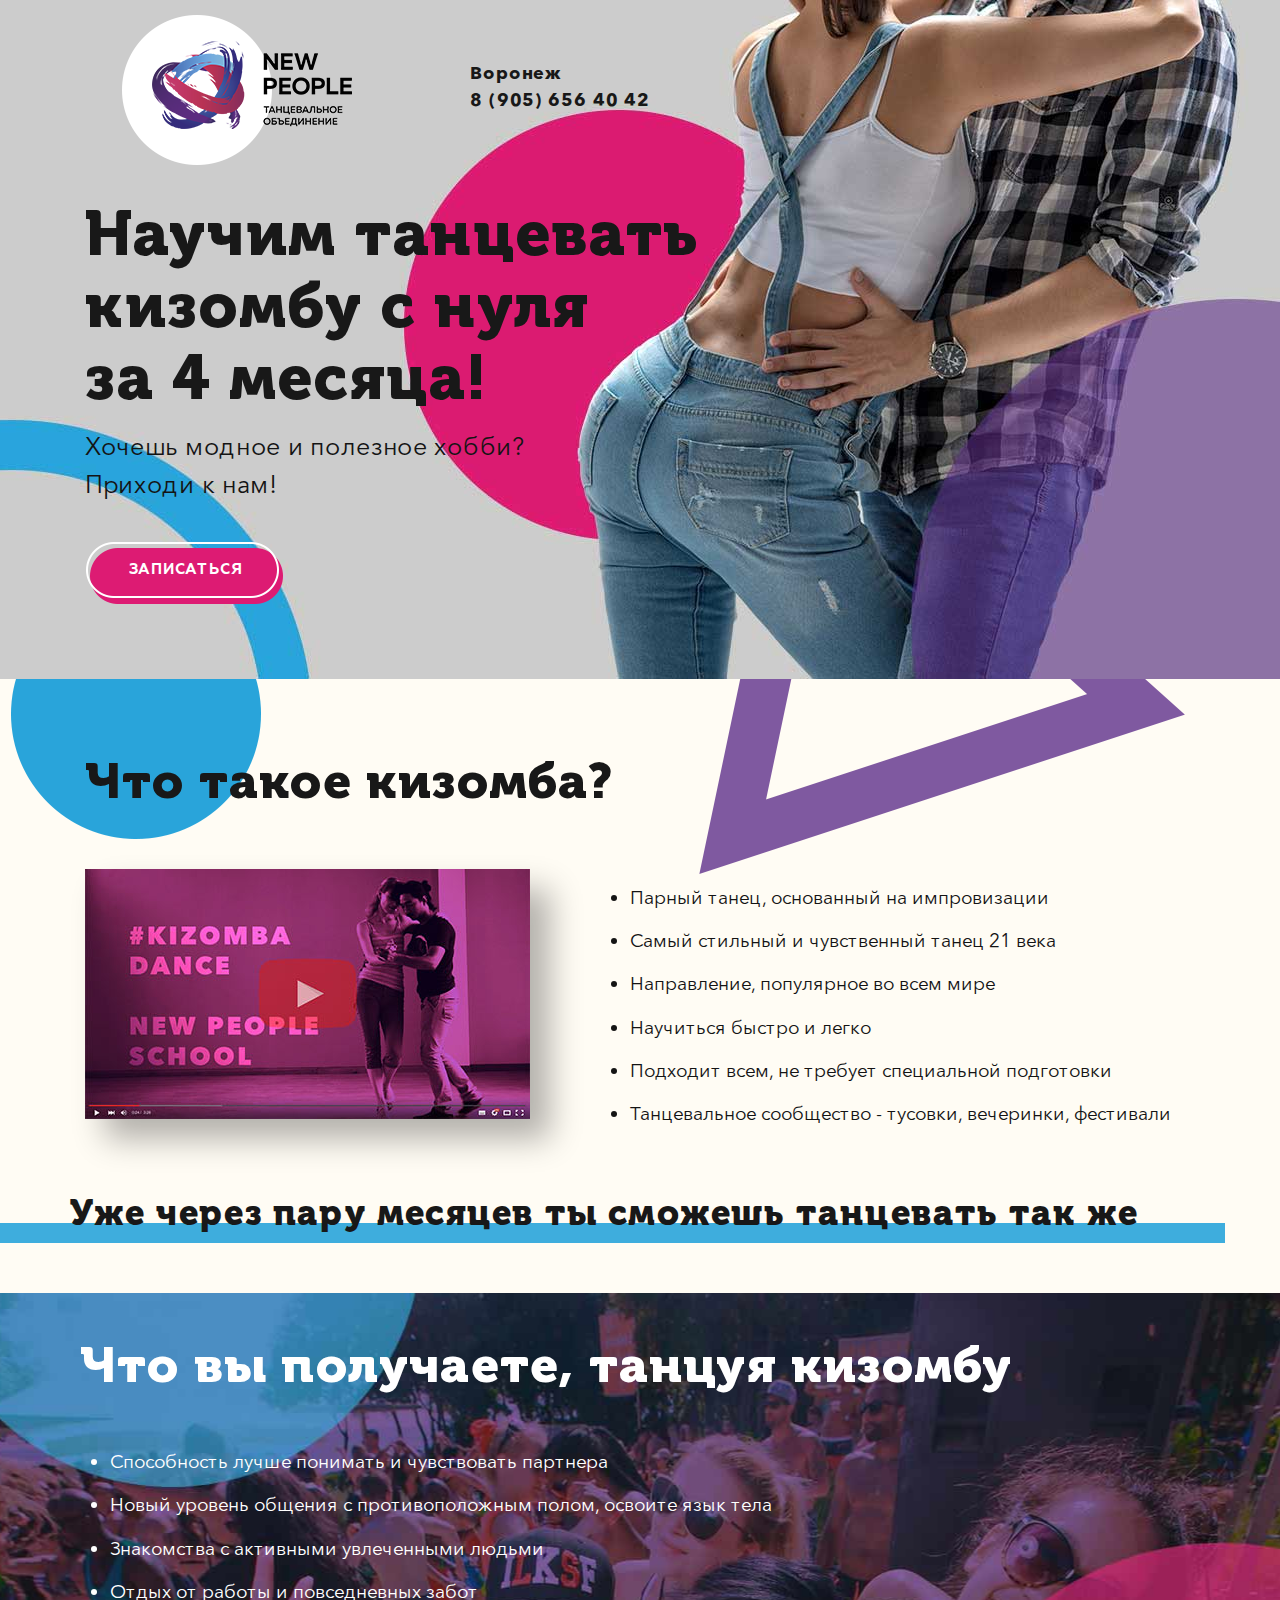
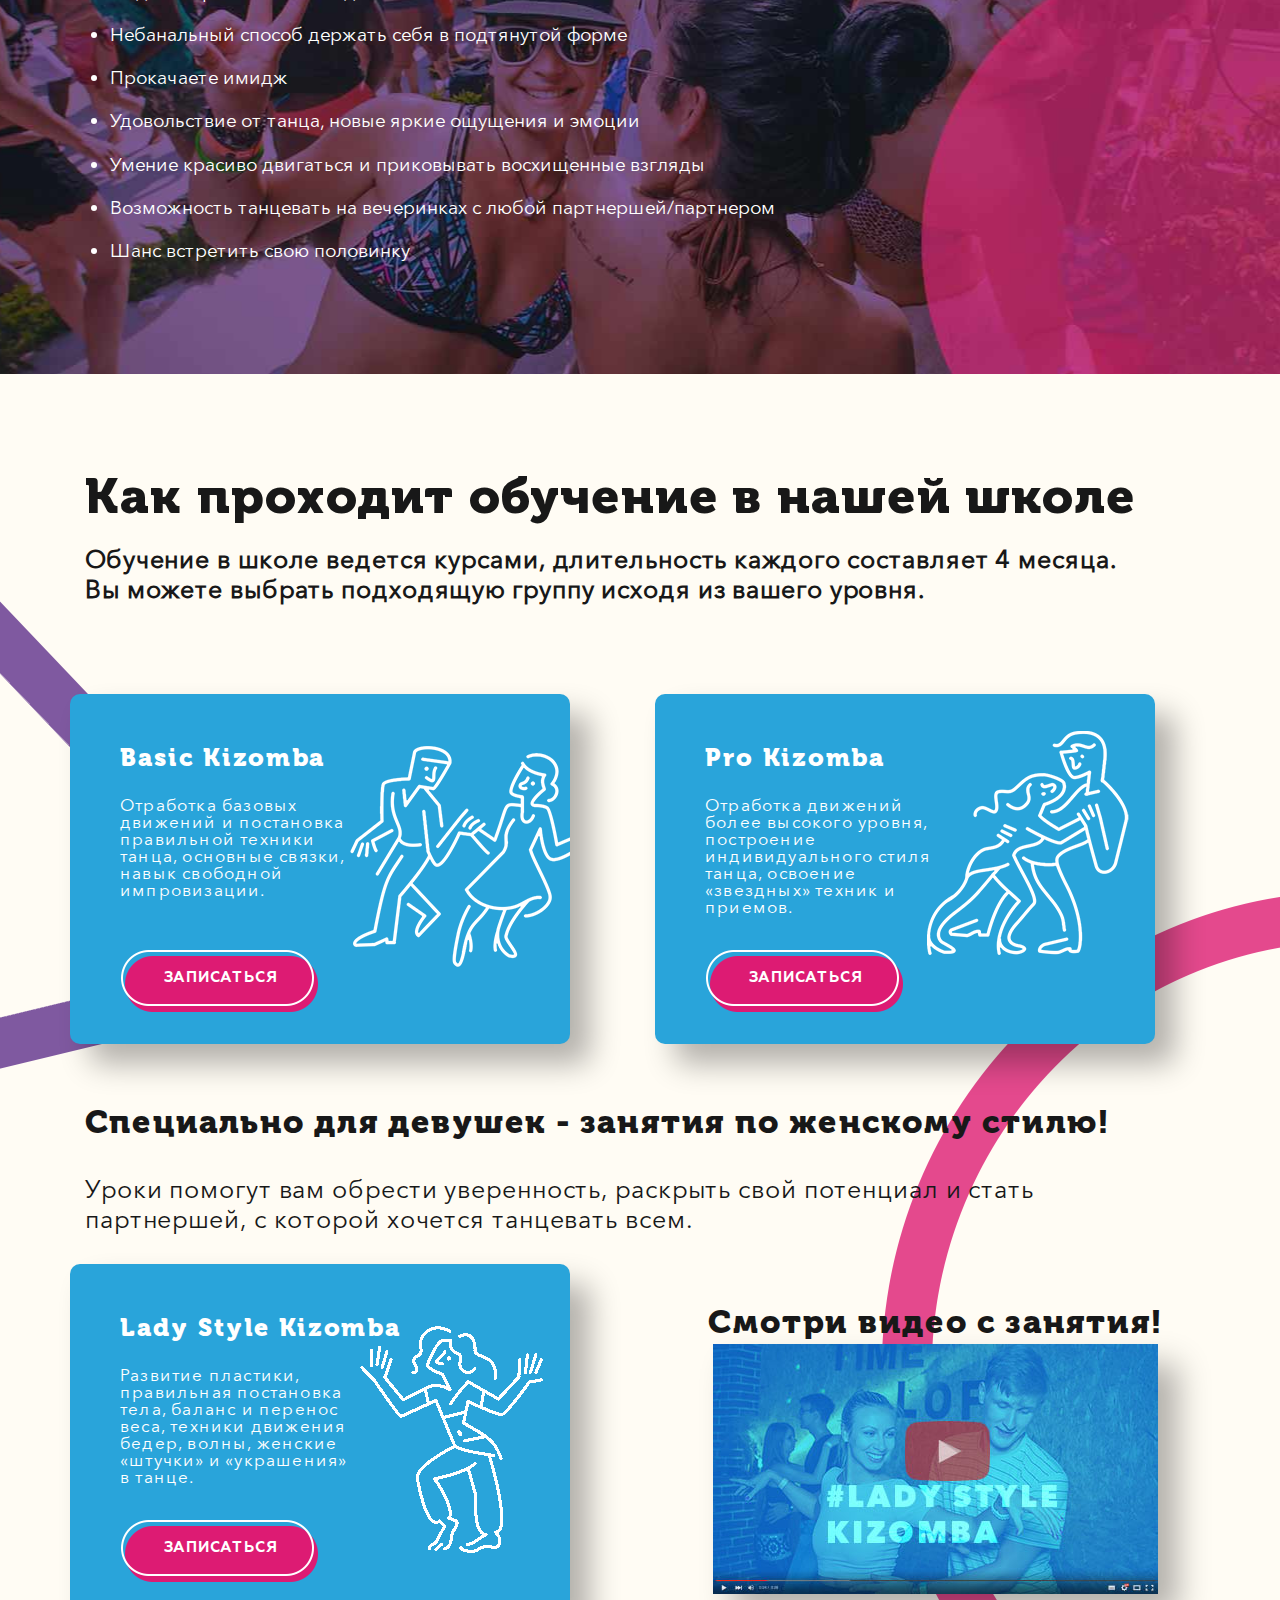
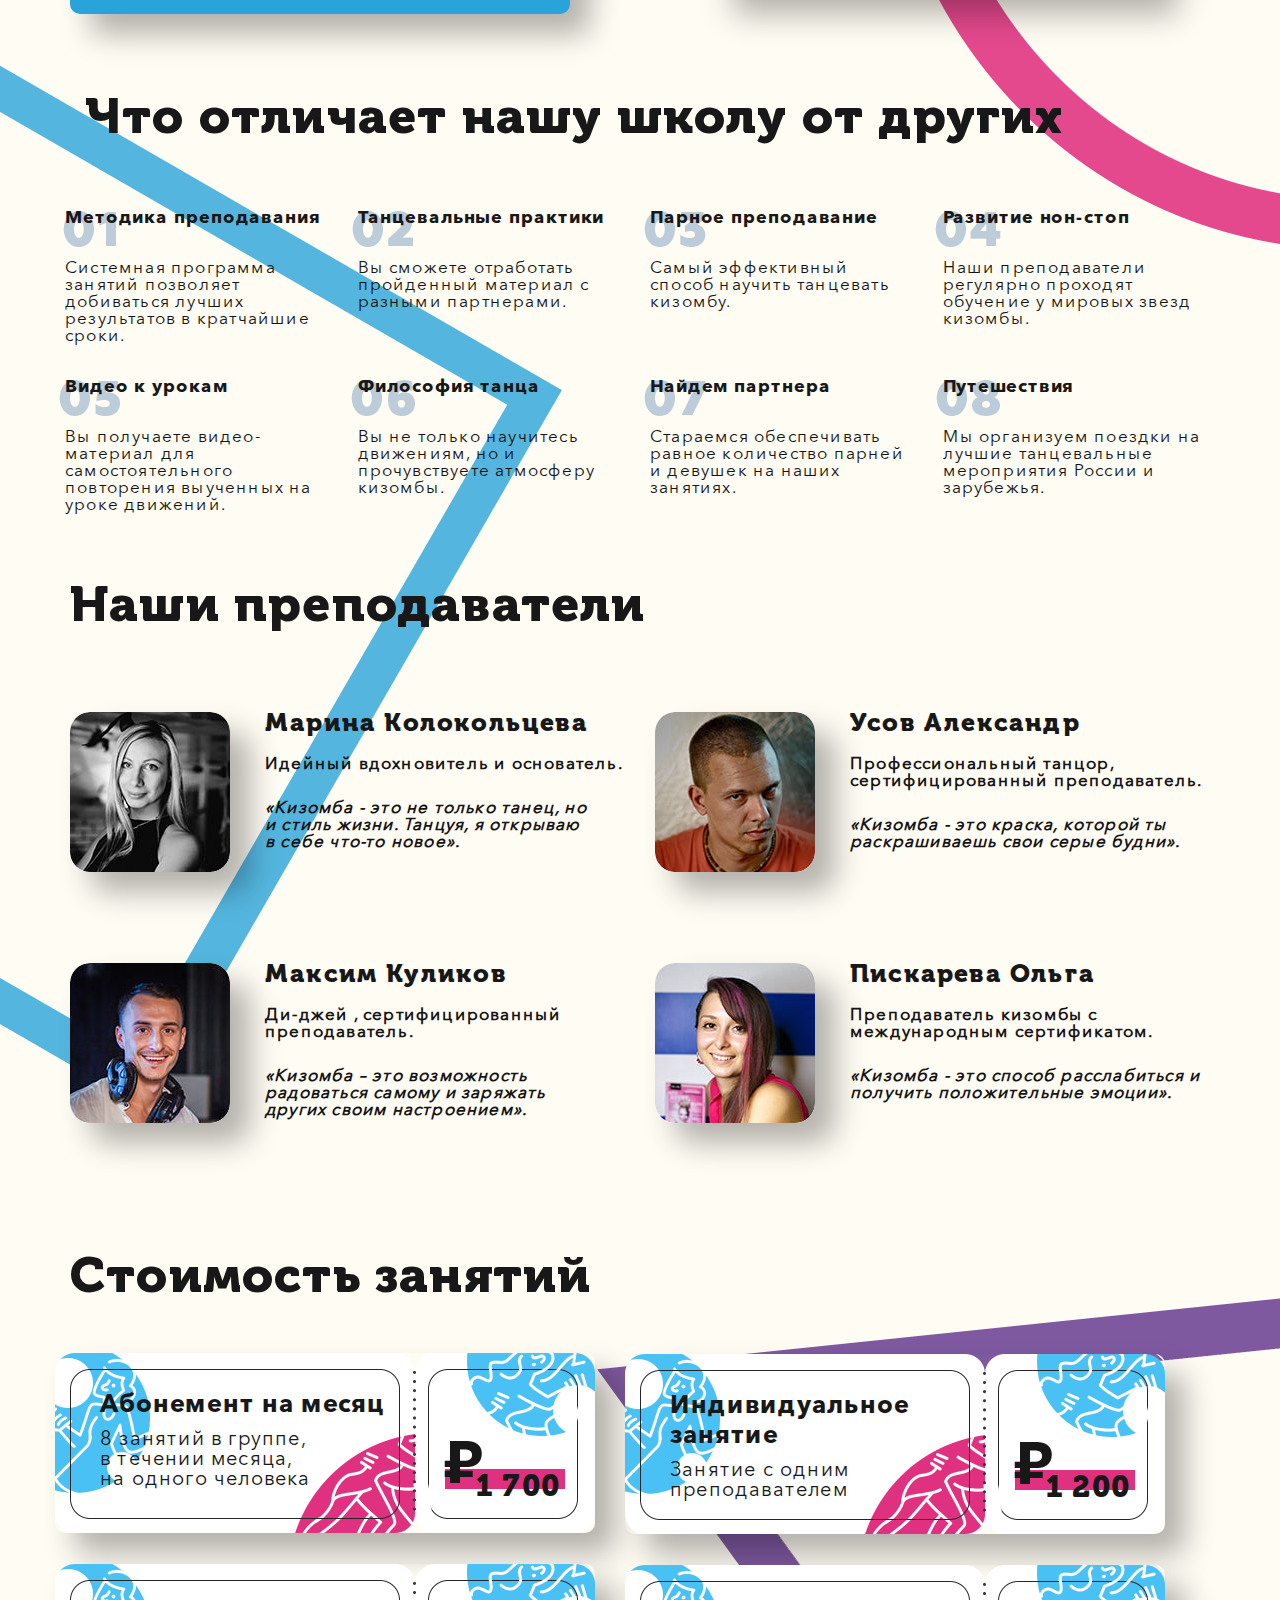
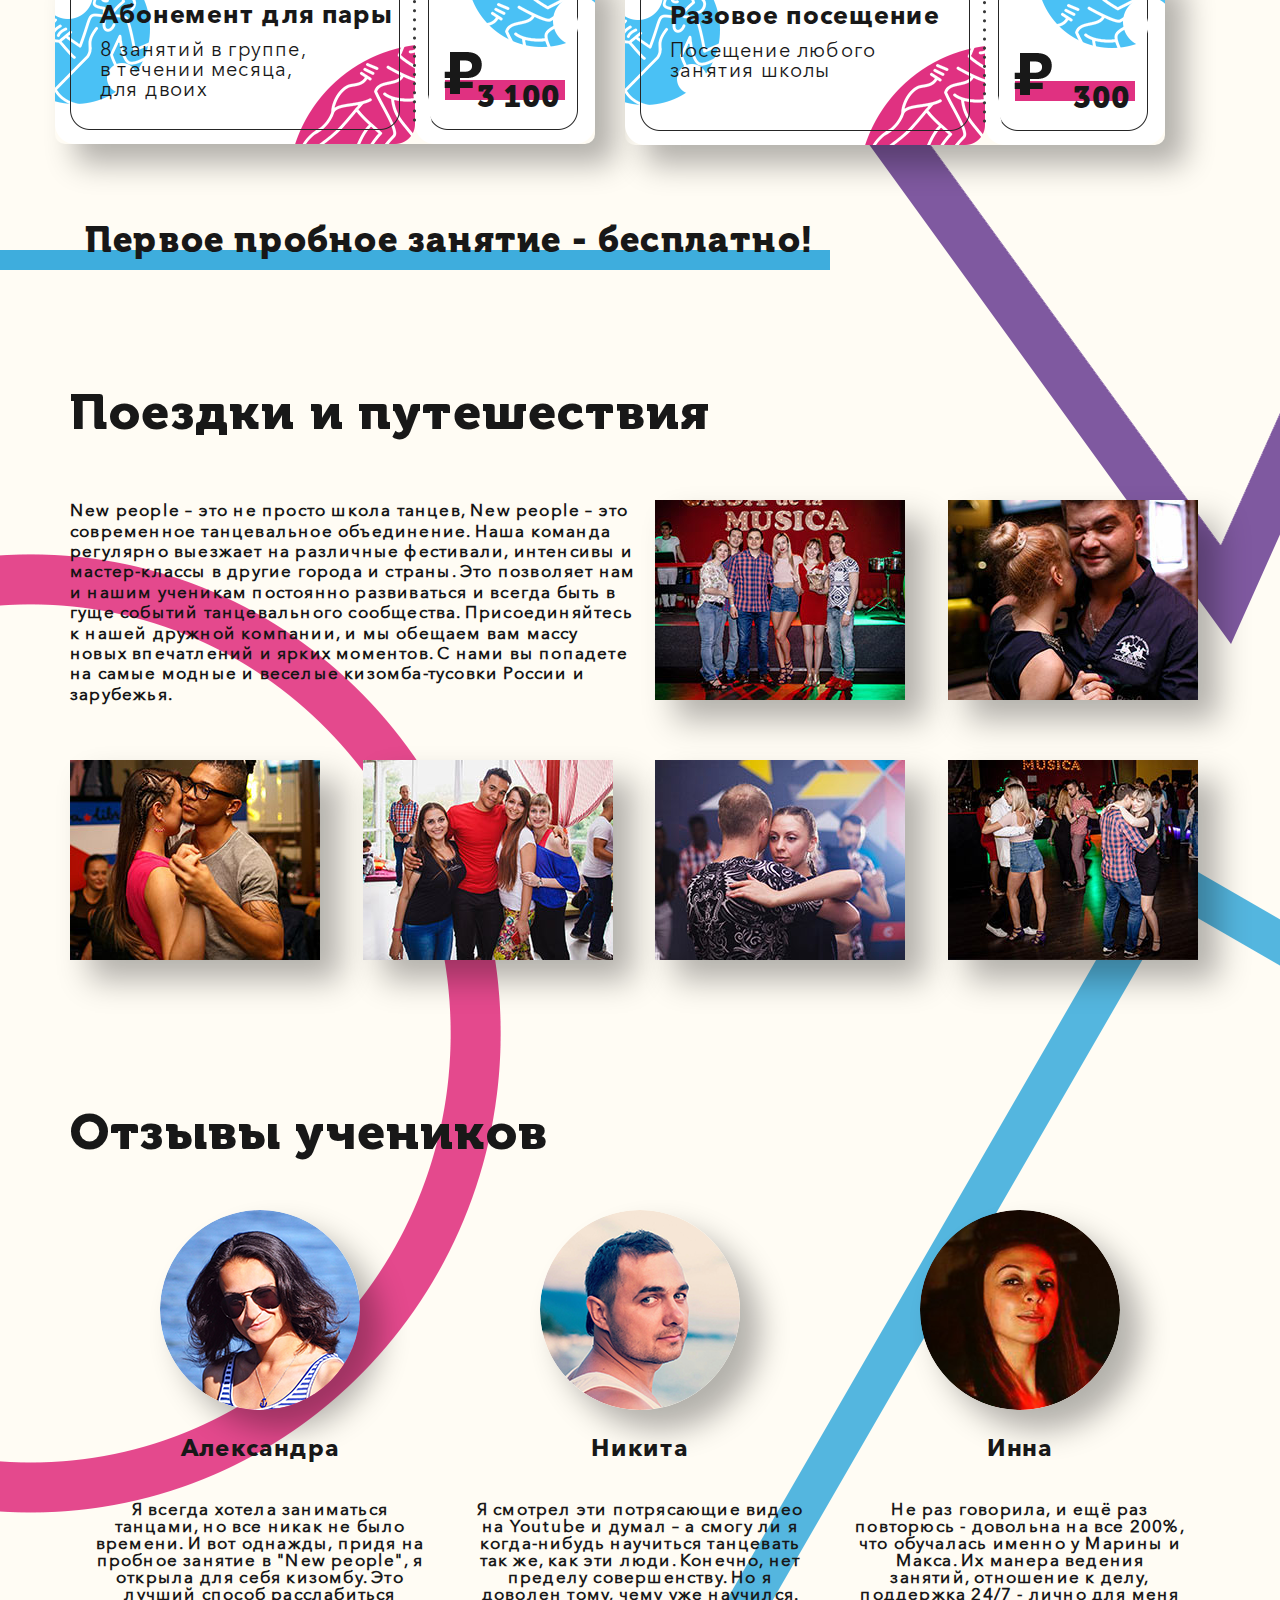
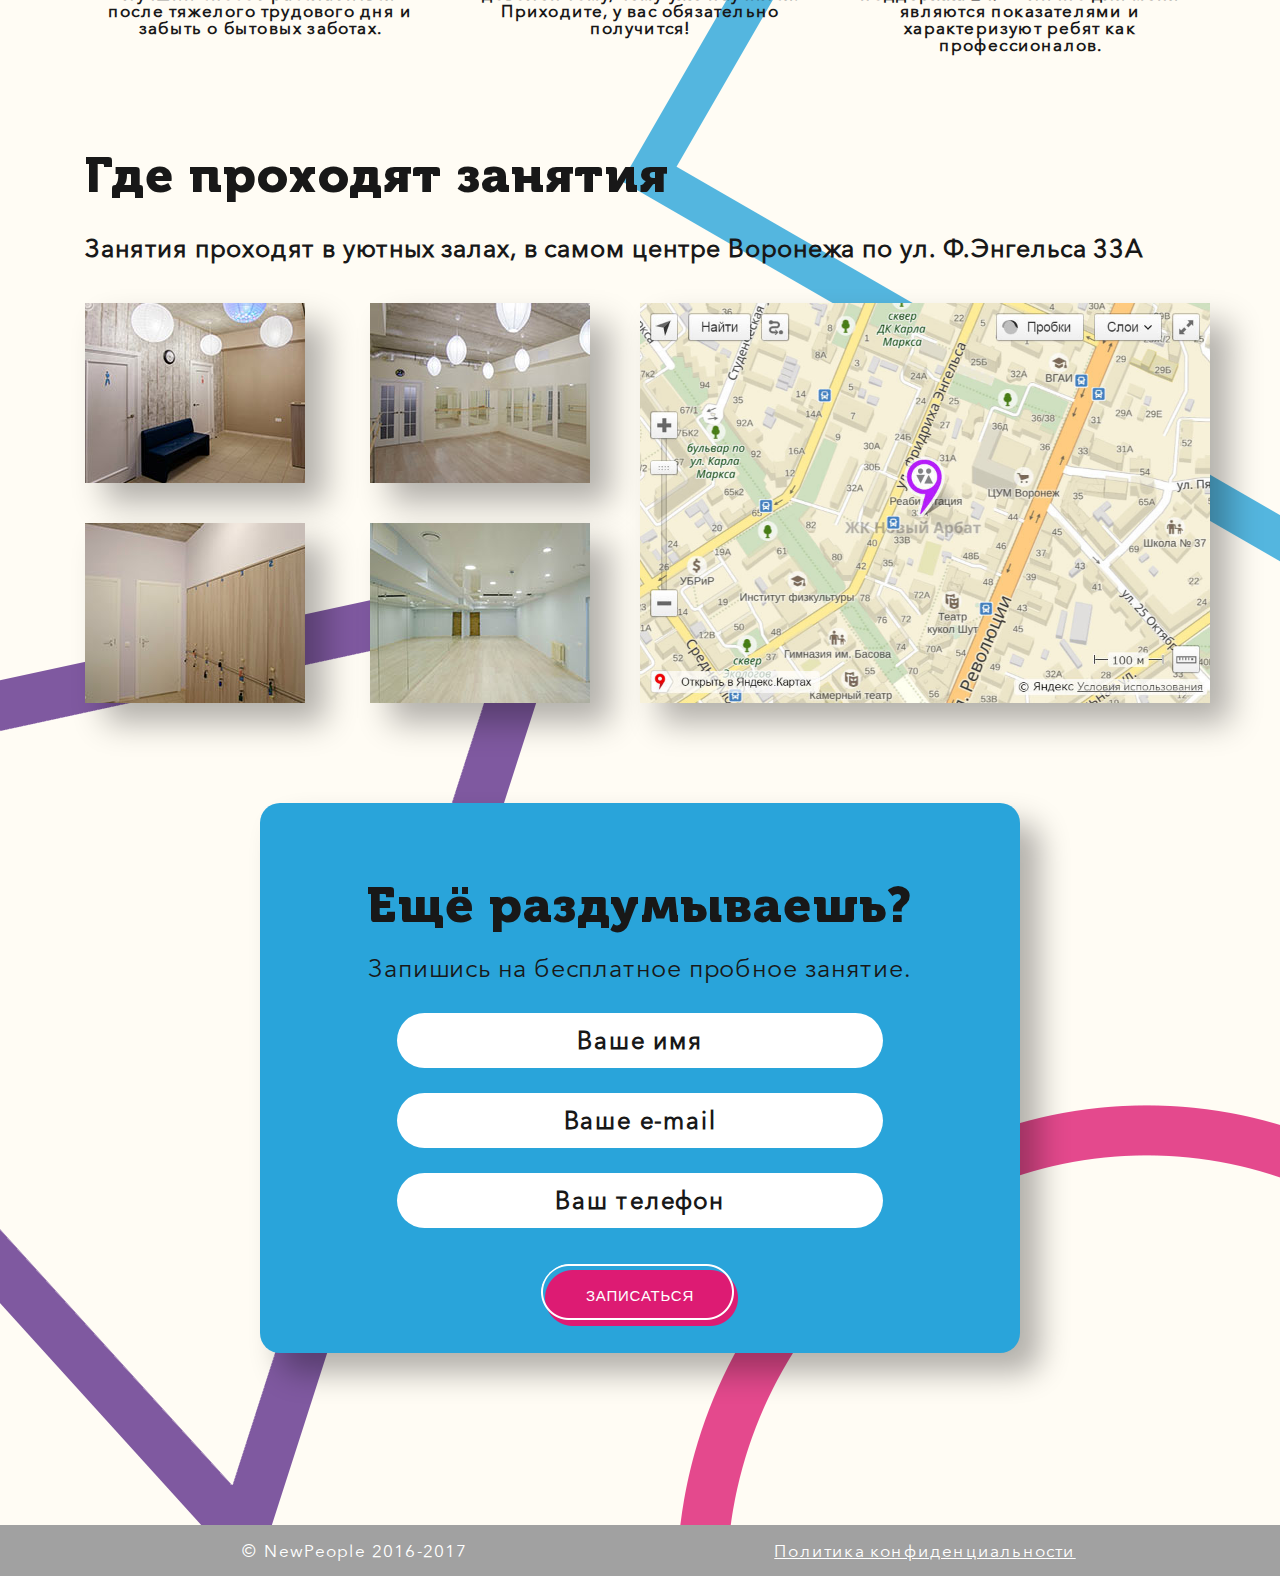
<file: index.html>
<!DOCTYPE html><html lang="ru">

<head>
<title>Танцуем Кизомба Воронеж с "нуля" | Танцевальная школа NewPeople</title>
<meta http-equiv="content-type" content="text/html; charset=utf-8" />
<meta name="description" content="Научим танцевать кизомбу в Воронеже с нуля за 4 месяца">
<meta name="keywords" content="кизомба в воронеже,школа танцев,новые люди">
<meta name = "robots" content = "index,follow" />
<meta http-equiv="x-ua-compatible" content="ie=edge">
<meta name="viewport" content="width=1000, initial-scale=0, maximum-scale=0.65">

<link href="css/btp-.css" type="text/css" rel="stylesheet">
<link href="css/scroll.css" type="text/css" rel="stylesheet">
<link href="css/jquery.fancybox.css" type="text/css" rel="stylesheet">
<link href="css/fnt.css" type="text/css" rel="stylesheet">
<link href="css/diz.css" type="text/css" rel="stylesheet">

<script type="text/javascript" src="https://ajax.googleapis.com/ajax/libs/jquery/3.2.1/jquery.min.js"></script>
<script type="text/javascript" src="js/jquery.fancybox.min.js"></script>
<script type="text/javascript" src="js/scroll.js"></script>

<link rel="shortcut icon" type="image/x-icon" href="favicon.ico">
</head>

<body>

<header>
<div class="w100 line1">
<div class="container mb50">
<div class=row>
<div class=col-md-4>
<img src=img/logo.png class=logo><br>
</div>
<div class="col-md-3 col-md-offset-0 mt60 ml10"><h3>
Воронеж<br>8 (905) 656 40 42<br><br></h3></div>

</div row>

<div class="col-md-12 mt30">
<h1>Научим танцевать<br>кизомбу с нуля<br>за 4 месяца!</h1>

<p class="p11">Хочешь модное и полезное хобби?<br>Приходи к нам!<br><br></p>

<nav id="menu1">

<a class="cw tac" href=#submit1><div class="submit bcw">
<div class=pt15><p class="fgeo button">ЗАПИСАТЬСЯ</p></div></div></a>

<nav id="menu1">

</div></div></div>

</header>

<div class=>

<main><article>

<div class="container mb50">

<div class="col-md-12 mb10 mt30"><h2><br>Что такое кизомба?</h2></div>

<div class="col-md-5 mt50">

<a data-fancybox="gallery" href="https://www.youtube.com/embed/J9PMnJfmTGE"><img src="img/video.jpg" class="bs1"></a>

</div>

<div class="col-md-7">

<ul class="mt70 ml30">

<li>Парный танец, основанный на импровизации</li>
<li>Самый стильный и чувственный танец 21 века</li>
<li>Направление, популярное во всем мире</li>
<li>Научиться быстро и легко</li>
<li>Подходит всем, не требует специальной подготовки</li>
<li>Танцевальное сообщество - тусовки, вечеринки, фестивали</li>

</ul>

</div></div>

<div class="w100 bhr1"><div class="container bhr2">
<h4 class=mb10>Уже через пару месяцев ты сможешь танцевать так же</h4>
</div></div>

<div class="w100 line3 mt50"><div class="container mb50">

<h2 class="cw mb20 mt50 ml10">Что вы получаете, танцуя кизомбу</h2>

<ul class="cw mt60">
<li class=cw>Способность лучше понимать и чувствовать партнера</li>
<li class=cw>Новый уровень общения с противоположным полом, освоите язык тела</li>
<li class=cw>Знакомства с активными увлеченными людьми</li>
<li class=cw>Отдых от работы и повседневных забот</li>
<li class=cw>Небанальный способ держать себя в подтянутой форме</li>
<li class=cw>Прокачаете имидж</li>
<li class=cw>Удовольствие от танца, новые яркие ощущения и эмоции</li>
<li class=cw>Умение красиво двигаться и приковывать восхищенные взгляды</li>
<li class=cw>Возможность танцевать на вечеринках с любой партнершей/партнером</li>
<li class=cw>Шанс встретить свою половинку</li>
</ul>

</div></div>

<div class="container mb50">

<div class="col-md-12 mt50">
<h2 class=mb20><br><b>Как проходит обучение в нашей школе</h2>
<h5>Обучение в школе ведется курсами, длительность каждого составляет 4 месяца.<br>Вы можете выбрать подходящую группу исходя из вашего уровня.<br><br><br><br></b></h5>
</div>

<div class="row">

<div class="col-md-6 mb20"><div class="bgb t1 t11 br10 bs1">
<h1 class="cw kak">Basic Kizomba</h1>
<p class="cw">Отработка базовых движений и постановка 
правильной техники танца, основные связки, 
навык свободной импровизации.<br><br><br><br></p>

<nav id="menu2">

<a class="cw tac" href=#submit2><div class="submit bcw">
<div class=pt15><p class="fgeo button">ЗАПИСАТЬСЯ</p></div></div></a>

</nav>

</div></div>

<div class="col-md-6"><div class="bgb t1 t12 br10 bs1">
<h1 class="cw kak">Pro Kizomba</h1>
<p class="cw">Отработка движений более высокого уровня,
построение индивидуального стиля танца, 
освоение «звездных» техник и приемов.<br><br><br></p>

<nav id="menu3">

<a class="cw tac" href=#submit3><div class="submit bcw">
<div class=pt15><p class="fgeo button">ЗАПИСАТЬСЯ</p></div></div></a>

</nav>

</div></div>

</div>

<div class="col-md-12">

<h2 class=mt30><small>Специально для девушек - занятия по женскому стилю!</small></h3>
<h5><br>Уроки помогут вам обрести уверенность, раскрыть свой потенциал и стать партнершей, с которой хочется танцевать всем.<br><br></h5>

</div>

<div class="row">

<div class="col-md-6">

<div class="bgb t1 t13 br10 bs1 mb50">

<h1 class="cw kak"><nobr>Lady Style Kizomba</nobr></h1>
<p class="cw">Развитие пластики, правильная постановка тела, баланс и перенос веса, техники движения бедер, волны, женские «штучки» и «украшения» в танце.<br><br><br></p>

<nav id="menu4">

<a class="cw tac" href=#submit4><div class="submit bcw">
<div class=pt15><p class="fgeo button">ЗАПИСАТЬСЯ</p></div></div></a>

<nav id="menu4">

</div></div>

<div class="col-md-6 tac">

<div class="w99 fr">

<h2 class=mt30><small>Смотри видео с занятия!</small>
<a data-fancybox="gallery" href="https://www.youtube.com/embed/J9PMnJfmTGE"><img src="img/video+.jpg" class="bs1"></a>
</h2>

</div>

</div>

<div id=clear></div>

<div class="container mb50 mt30">

<div class="col-md-12">
<h2>Что отличает нашу школу от других<br><br></h2></div>

<div class=row>

<div class="col-md-3 t2 t21 mb20">
<h3 class="mt10 chto"><b>Методика преподавания<br><br></b></h5>
<p>Системная программа занятий позволяет добиваться лучших результатов в кратчайшие сроки.</p>
</div>
<div class="col-md-3 t2 t22 mb20">
<h3 class="mt10 chto">Танцевальные практики<br><br></h5>
<p>Вы сможете отработать пройденный материал с разными партнерами.</p>
</div>
<div class="col-md-3 t2 t23 mb20">
<h3 class="mt10 chto">Парное преподавание<br><br></h5>
<p>Самый эффективный способ научить танцевать кизомбу.</p>
</div>
<div class="col-md-3 t2 t24 mb20">
<h3 class="mt10 chto">Развитие нон-стоп<br><br></h5>
<p>Наши преподаватели регулярно проходят обучение у мировых звезд кизомбы.</p>
</div>

</div>

<div class=row>

<div class="col-md-3 t2 t25 mb20">
<h3 class="mt10 chto">Видео к урокам<br><br></h5>
<p>Вы получаете видео-материал для самостоятельного повторения выученных на уроке движений.</p>
</div>
<div class="col-md-3 t2 t26 mb20">
<h3 class="mt10 chto">Философия танца<br><br></h5>
<p>Вы не только научитесь движениям, но и прочувствуете атмосферу кизомбы.</p>
</div>
<div class="col-md-3 t2 t27 mb20">
<h3 class="mt10 chto">Найдем партнера<br><br></h5>
<p>Стараемся обеспечивать равное количество парней и девушек на наших занятиях.</p>
</div>
<div class="col-md-3 t2 t28 mb20">
<h3 class="mt10 chto">Путешествия<br><br></h5>
<p>Мы организуем поездки на лучшие танцевальные мероприятия России и зарубежья.</p>
</div>

</div>

</div>

<div class="container">

<h2 class=mb20>Наши преподаватели<br><br></h2>

<div class="row"><div class="col-md-2">
<img src=img/foto-1.jpg class="bs1 br20 mt10"><br></div>
<div class="col-md-4">

<h2 class="prepodi">Марина Колокольцева</h2>
<p><b><br>Идейный вдохновитель и основатель.</b></p>
<p class="mt10 pr30"><i><b><br>«Кизомба -  это не только танец, но и стиль жизни. Танцуя, я открываю в себе что-то новое».</b></i></p>
</div>
<div class="col-md-2 mb30">
<img src=img/foto-2.jpg class="bs1 br20 mt10"><br></div>
<div class="col-md-4 mb30">

<h2 class=prepodi>Усов Александр</h2>
<p><br><b>Профессиональный танцор, сертифицированный преподаватель.</b></p>
<p class=mt10><i><b><br>
«Кизомба - это краска, которой ты раскрашиваешь свои серые будни».</b>
</i></p>
</div>
</div>

<div class="col-md-12 mb50"></div>

<div class=row>
<div class="col-md-2 mb30">
<img src=img/foto-3.jpg class="bs1 br20 mt10"><br></div>

<div class="col-md-4 mb30">
<h2 class=prepodi>Максим Куликов</small></h2>
<p><b><br>Ди-джей , сертифицированный преподаватель.</b></p>
<p class="mt10 pr30"><i><b><br>
«Кизомба – это возможность радоваться самому и заряжать других своим настроением».
</b></i></p>
</div>
<div class="col-md-2 mb30">
<img src=img/foto-4.jpg class="bs1 br20 mt10"><br></div>
<div class="col-md-4 mb30">
<h2 class=prepodi>Пискарева Ольга</h2>
<p><b><br>Преподаватель кизомбы с  международным сертификатом.
</b></p><p class=mt10><i><b><br>
<p>«Кизомба - это способ расслабиться и получить положительные эмоции».
</b></i></p>

</div></div></div>

<div class="container">
<h2><br><br>Стоимость занятий<br><br></h2>
	
<div class=row>
	
<div class="t3 br10 bs1">
<div class="fl">

<h3 class=t32>Абонемент на месяц</h3>
<p class=t33>8 занятий в группе,<br>в течении месяца,<br>на
одного человека</b></p></div><div class="fr">
<h4 class=t31>1 700</h4></div>
</div><div class=col-md-1></div>

<div class="t3 br10 bs1">
<div class=fl>
<h3 class=t32>Индивидуальное<br>занятие</h3>
<p class=t33>Занятие с одним<br>преподавателем</b></p></div>
<div class="fr">
<h4 class=t31>1 200</h4></div>
</div>

<div class="t3 br10 bs1">
<div class=fl>
<h3 class=t32>Абонемент для пары</h3>
<p class=t33>8 занятий в группе,<br>в течении месяца,<br>для двоих</b></p>
</div><div class="fr">
<h4 class=t31>3 100</h4></div>
</div><div class=col-md-1></div>

<div class="t3 br10 bs1">
<div class=fl>
<h3 class=t32>Разовое посещение</h3>
<p class=t33>Посещение любого<br>занятия школы</b></p>
</div><div class="fr">
<h4 class=t31>300</h4></div>
</div>

</div></div></div></div>

<div class="w100 bhr1">
<div class="container">
<div class="col-md-8 bhr2 tal">
<h4 class=mb10>Первое пробное занятие - бесплатно!</h4>
</div></div></div>

<div class="container">

<h2 class="mb60 mt20"><br><br>Поездки и путешествия</h2>

<div class="col-md-6 m0 p0"><p class="mb20 mr30 trip"><b>New people – это не просто школа танцев, New people – это современное танцевальное объединение. Наша команда регулярно выезжает на различные фестивали, интенсивы и мастер-классы в другие города и страны. Это позволяет нам и нашим ученикам постоянно развиваться и  всегда быть в гуще событий танцевального сообщества. Присоединяйтесь к нашей дружной компании, и мы обещаем вам массу новых впечатлений и ярких моментов. С нами вы попадете на самые модные и веселые кизомба-тусовки России и зарубежья.</b></p></div>

<div class="row mb30">

<div class=col-md-3><img src=img/foto-5.jpg
class="bs1 t4 img-responsive"></div>
<div class=col-md-3><img src=img/foto-6.jpg
class="bs1"></div>

</div>

<div class=row>

<div class=col-md-3><img src=img/foto-7.jpg
class="bs1 "></div>
<div class=col-md-3><img src=img/foto-8.jpg
class="bs1"></div>
<div class=col-md-3><img src=img/foto-9.jpg
class="bs1"></div>
<div class=col-md-3><img src=img/foto-10.jpg
class="bs1"></div>

</div>

</div>

<div class="container">

<h2><br><br><br>Отзывы учеников<br><br></h2>

<div class=col-md-4>
<h3 class="tac fs20 otzivi">
<img src=img/foto-11.png class="bs1 br100 mb20">
<br>Александра</h3>
<p class="tac ml10 mr10 cs"><b><br><br>Я всегда хотела заниматься танцами, но все никак не было времени. И вот однажды, придя на пробное занятие в "New people", я открыла для себя кизомбу. Это лучший способ расслабиться после тяжелого трудового дня и забыть о бытовых заботах.</b></p>
</div>
<div class=col-md-4>

<h3 class="tac fs20 otzivi">
<img src=img/foto-12.png class="bs1 br100 mb20">
<br>Никита</h3>

<p class="tac ml10 mr10 cs"><b><br><br>Я смотрел эти потрясающие видео на Youtube и думал – а смогу ли я когда-нибудь научиться танцевать так же, как эти люди. Конечно, нет пределу совершенству. Но я доволен тому, чему уже научился. Приходите, у вас обязательно получится!</b></p></div>
<div class=col-md-4>

<h3 class="tac fs20 otzivi">
<img src=img/foto-13.png class="bs1 br100 mb20">
<br>Инна</h3>

<p class="tac ml10 mr10 cs"><b><br><br>Не раз говорила, и ещё раз повторюсь - довольна на все 200%, что обучалась именно у Марины и Макса. Их манера ведения занятий, отношение к делу, поддержка 24/7 - лично для меня являются показателями и характеризуют ребят как профессионалов.</b></p></div>

</div>

<div class="container">

<div class="col-md-12 mt50">
<h2 class=mb25><br><b>Где проходят занятия</h2>
<h5 class=mb10><br>Занятия проходят в уютных залах, в самом центре Воронежа по ул. Ф.Энгельса 33А<br><br></b></h5>
</div>

<div class=col-md-3>
<img src=img/home-1.jpg class="bs1 mb40">
<img src=img/home-2.jpg class="bs1 mb40">
</div>
<div class=col-md-3>
<img src=img/home-3.jpg class="bs1 mb40">
<img src=img/home-4.jpg class="bs1 mb40">
</div>
<div class="col-md-6 m0 p0">

<img src=img/map-.jpg class="bs1 mb40 img-responsive">

</div>

</div>

<div class="container mb100 mt60">
<div class="col-md-8 col-md-offset-2 bgb br20 bs1">

<a id=submit1></a>
<a id=submit2></a>
<a id=submit3></a>
<a id=submit4></a>


<h2 class="tac mt30 mb20"><br>Ещё раздумываешь?</h2>
<h5 class=tac>Запишись на бесплатное пробное занятие.<br><br></h5>


<form role="form" method="post" action="send.php">
<input class="col-md-8 col-md-offset-2 bgw cs" name="name" placeholder="Ваше имя" required>
<input class="col-md-8 col-md-offset-2 bgw" name="email" placeholder="Ваше e-mail" required>
<input class="col-md-8 col-md-offset-2 bgw" name="phone" placeholder="Ваш телефон" required>
<input type="hidden" name="UTM" value="crm">
<div class="col-md-12 tac"><input type=submit value="ЗАПИСАТЬСЯ" class="submit button bgb fbs mt10"></div></form>
</div></div>

<div><h1><br></h1></div>

</article></main>

</div>

<div id=clear></div>

<footer>

<div class="w1600 ma bgs">
<div class="container">

<div class="tac col-md-6"><p><br>© NewPeople 2016-2017<br><br></p></div>

<div class="tac col-md-6"><p><br><a href=>Политика конфиденциальности</a><br><br></p></div>

</div>
</div>

</footer>
</body></html>
</file>
<file: css/scroll.css>
body {margin: 0; font: normal 14px/130% arial,verdana;}
a, a:hover {color: #FFF; text-decoration: none;}

#wrapper {position: relative; overflow: hidden;}
#inner-wrapper {width: 960px; margin: 0 auto;}
#header {height: 150px; background: #069;}
#header h1 {font-size: 32px; line-height: 36px; color: #FFF; padding: 70px 0 0 30px; margin: 0 0 14px;}
#content {min-height: 400px; overflow: hidden; padding: 20px 5%; color: #000; border:1px solid #f0f0f0; border-width: 0 1px}
#footer {background: #f0f0f0; height: 25px; color: #777; padding: 10px;}

#menu1 {}
#menu1 > ul {margin: 0; padding: 0; list-style-type: none;}
#menu1 > ul:after {content: " "; display: block; line-height: 0; height: 0; width: 100%; clear: both;}
#menu1 > ul > li {float: left;}
#menu1 > ul > li + li {margin-left: 5px;}
#menu1 > ul > li > a {
	display: block; padding: 6px 12px;
	-webkit-transition: all .3s;
	   -moz-transition: all .3s;
	    -ms-transition: all .3s;
	     -o-transition: all .3s;
	        transition: all .3s;
}
#menu1 > ul > li > a:hover {background: #E76600;}

#menu2 {}
#menu2 > ul {margin: 0; padding: 0; list-style-type: none;}
#menu2 > ul:after {content: " "; display: block; line-height: 0; height: 0; width: 100%; clear: both;}
#menu2 > ul > li {float: left;}
#menu2 > ul > li + li {margin-left: 5px;}
#menu2 > ul > li > a {
	display: block; padding: 6px 12px;
	-webkit-transition: all .3s;
	   -moz-transition: all .3s;
	    -ms-transition: all .3s;
	     -o-transition: all .3s;
	        transition: all .3s;
}
#menu2 > ul > li > a:hover {background: #E76600;}

#menu3 {}
#menu3 > ul {margin: 0; padding: 0; list-style-type: none;}
#menu3 > ul:after {content: " "; display: block; line-height: 0; height: 0; width: 100%; clear: both;}
#menu3 > ul > li {float: left;}
#menu3 > ul > li + li {margin-left: 5px;}
#menu3 > ul > li > a {
	display: block; padding: 6px 12px;
	-webkit-transition: all .3s;
	   -moz-transition: all .3s;
	    -ms-transition: all .3s;
	     -o-transition: all .3s;
	        transition: all .3s;
}
#menu3 > ul > li > a:hover {background: #E76600;}

#menu4 {}
#menu4 > ul {margin: 0; padding: 0; list-style-type: none;}
#menu4 > ul:after {content: " "; display: block; line-height: 0; height: 0; width: 100%; clear: both;}
#menu4 > ul > li {float: left;}
#menu4 > ul > li + li {margin-left: 5px;}
#menu4 > ul > li > a {
	display: block; padding: 6px 12px;
	-webkit-transition: all .3s;
	   -moz-transition: all .3s;
	    -ms-transition: all .3s;
	     -o-transition: all .3s;
	        transition: all .3s;
}
#menu4 > ul > li > a:hover {background: #E76600;}

.post {width: 30%; margin-right: 5%; float: left; text-align: justify; cursor: pointer;}
.post.last {margin-right: 0;}
.post .post-title {text-transform: uppercase;}

#ex2 .post,
#ex3 .post,
#ex4 .post {width: 45%; margin-right: 10%;}
#ex2 .post.last,
#ex3 .post.last,
#ex4 .post.last {margin-right:0;}
.separator {clear: both; overflow: hidden; height: 50px;}
@media only screen and (max-width:960px){
	#inner-wrapper {width: 80%;}
}

/* Back to top button */
#back-to-top{
	position:fixed; 
	z-index: 999; 
	display:none; 
	bottom:70px; 
	right:15px; 
	cursor:pointer;
}
#back-to-top i{
	width: 50px; 
	height: 50px; 
	display:block; 
	color: #fff; 
	background: #26ADE4 ; 
	text-align:center; 
	font-size:16px; 
	line-height: 50px; 
	border-radius: 5px;
	-webkit-transition:  .3s all;
	   -moz-transition:  .3s all;
	    -ms-transition:  .3s all;
	     -o-transition:  .3s all;
	        transition:  .3s all;
}
#back-to-top i:hover{background:#333;}
</file>
<file: css/fnt.css>
@font-face {font-family: badscript; src:
url("fnt/badscript/badscript.ttf");
url("fnt/badscript/badscript.eot");
url("fnt/badscript/badscript.eot?#iefix") format("embedded-opentype"),
url("fnt/badscript/badscript.woff") format("woff"),
url("fnt/badscript/badscript.ttf") format("truetype"),
url("fnt/badscript/badscript.svg#JournalRegular") format("svg");
font-weight: normal; font-style: normal;}

@font-face {font-family: 'msc';
    src: url('fonts/msc.eot');
    src: url('fonts/msc.eot?#iefix') format('embedded-opentype'),
         url('fonts/msc.ttf') format('truetype'),
         url('fonts/msc.woff2') format('woff2'),
         url('fonts/msc.woff') format('woff'),
         url('fonts/msc.svg#museo_sans_cyrl900') format('svg');
    font-weight: normal;
    font-style: normal;}

@font-face {font-family: 'ancr';
    src: url('fonts/ancr.eot');
    src: url('fonts/ancr.eot?#iefix') format('embedded-opentype'),
         url('fonts/ancr.ttf') format('truetype'),
         url('fonts/ancr.woff2') format('woff2'),
         url('fonts/ancr.woff') format('woff'),
         url('fonts/ancr.svg#museo_sans_cyrl900') format('svg');
    font-weight: normal;
    font-style: normal;}

@font-face {font-family: 'ancb';
    src: url('fonts/ancb.eot');
    src: url('fonts/ancb.eot?#iefix') format('embedded-opentype'),
         url('fonts/ancb.ttf') format('truetype'),
         url('fonts/ancb.woff2') format('woff2'),
         url('fonts/ancb.woff') format('woff'),
         url('fonts/ancb.svg#museo_sans_cyrl900') format('svg');
    font-weight: normal;
    font-style: normal;}

@font-face {font-family: 'geo';
    src: url('fonts/geo.eot');
    src: url('fonts/geo.eot?#iefix') format('embedded-opentype'),
         url('fonts/geo.ttf') format('truetype'),
         url('fonts/geo.woff2') format('woff2'),
         url('fonts/geo.woff') format('woff'),
         url('fonts/geo.svg#museo_sans_cyrl900') format('svg');
    font-weight: normal;
    font-style: normal;}

.fancr{font-family: ancr;}
.fancb{font-family: ancb;}
.fmcs{font-family: msc;}
.fgeo{font-family: geo;}

.fs15{font-size: 15px;}
.fs17{font-size: 17px;}
.fs20{font-size: 20px;}
.fs23{font-size: 23px;}
.fs25{font-size: 25px;}
.fs30{font-size: 30px;}
.fs40{font-size: 40px;}
.fs50{font-size: 50px;}
.fs60{font-size: 60px;}



h1, h2, h3, h4, h5, h6 {font-family: msc; margin: 0; padding: 0; color: #181818;
letter-spacing: 1.2px; line-height: 1.0; font-weight: 400;}

p {font-family: ancr;margin: 0; padding: 0; color: #141414; font-weight: 400;}

h3 {font-family: ancb; letter-spacing: 0.9px; line-height: 1.5;}
h5 {font-family: ancr; letter-spacing: 0.9px; line-height: 1.2;}




/* h2 {font-size: 1.95vw;} */

@media (min-width: 320px) {

h1 {font-size: 32px; letter-spacing: 1.7px; line-height: 32.0px;}
h1.kak {font-size: 19px;}
h2 {font-size: 25px;}
h3.chto {font-size: 18px;}
h3 {font-size: 18px;}
h4 {font-size: 20px;}
h5 {font-size: 17px;}
input {font-size: 26px;}

} /* @media (min-width: 320px) */

@media (min-width: 768px) {

h1 {font-size: 42px; letter-spacing: 1.7px; line-height: 52.0px;}
h1.kak {font-size: 21px;}
h2 {font-size: 50px;}
h3.chto {font-size: 50px;}
h3 {font-size: 18px;}
h4 {font-size: 25px;}
h5 {font-size: 20px;}
input {font-size: 26px;}

} /* @media (min-width: 768px) */

@media (min-width: 992px) {

h1 {font-size: 52px; letter-spacing: 1.7px; line-height: 62.0px;}
h1.kak {font-size: 23px;}
h2 {font-size: 50px;}
h3.chto {font-size: 50px;}
h3 {font-size: 18px;}
h4 {font-size: 30px;}
h5 {font-size: 23px;}
input {font-size: 25px;}

} /* @media (min-width: 992px) */

@media (min-width: 1200px) {

h1 {font-size: 62px; letter-spacing: 1.7px; line-height: 72.0px;}
h1.kak {font-size: 25px;}
h2 {font-size: 50px;}
h2.prepodi {font-size: 25px; margin-top: 10px;}
h3.chto {font-size: 18px;}
h3 {font-size: 18px;}
h3.otzivi {font-size: 24px;}
h4 {font-size: 35px;}
h5 {font-size: 25px;}
input {font-size: 26px;}

p {font-family: ancr;margin: 0; padding: 0; color: #141414;
font-weight: 400; font-size: 17px; letter-spacing: 1.2px; line-height: 1.0;}
p.trip {font-family: ancr; margin: 0; padding: 0; color: #141414;
font-weight: 400; font-size: 17px; letter-spacing: 1.2px; line-height: 1.2;}

} /* @media (min-width: 1200px) */

p, a, li {font-family: ancr; margin: 0; padding: 0; color: #141414;}

li {margin-bottom: 25px; font-size: 19px;}

.f1 {font-size: 1em;}
.f2 {font-size: 2em;}
.f3 {font-size: 3em;}
.f4 {font-size: 4em;}
.f45 {font-size: 4.5em;}
.f5 {font-size: 5em;}

.fp150{font-size: 150%;}
.fp200{font-size: 400%;}

footer p, a {color: white;}

a {text-decoration: none;}
a:hover {text-decoration: none;}

footer a {text-decoration: underline;}
footer a:hover {text-decoration: none; color: white;}
</file>
<file: css/diz.css>
html {margin: 0; padding: 0; width: 100%; height: 100%;}

body {margin: 0; padding: 0; background-color: #fffcf4;
background-image: url(../img/body-bg.png);
background-repeat: no-repeat; width: 100%; height: 100%;
background-position: center top;}

.w100 {width: 100%;}
.w99 {width: 99%;}
.h99 {height: 99%;}
.h100p {height: 100px;}
.w950 {max-width: 950px;}
.w1600 {max-width: 1600px;}
.w1200 {max-width: 1200px;}
.ma {margin: auto;}

header {margin: auto;}

main {}

footer {}

aside {float: right; width: 200px;}

#clear {clear: both;}

nav {}

div {border: 0px solid maroon;}


.logo {margin-top: 8px; margin-left: 40px;}
.tel {font-family: ancb;
letter-spacing: 0.9px; line-height: 1.5;
margin-top: 59px; margin-left: -1px;}
.slogan {margin-top: 28px; }
.p11{font-size: 25px; margin-top: 10px; letter-spacing: 0.7px; line-height: 1.5;}
.button{color: white; font-size: 15px; letter-spacing: 0.8px; margin-top: 6px;}
.video {width: 445px; height: 225px;}

.line1 {height: 679px; background-image: url(../img/header-bg-.jpg); background-position: center;
background-repeat: no-repeat;}

.line3 {height: 681px; background-image: url(../img/line3-bg-.jpg); background-position: center;
background-repeat: no-repeat;}

.bgw {background-color: white;}
.bgs {background-color: #a1a1a1;}
.bgl {background-color: #666699;}
.bgm {background-color: maroon;}
.bgr {background-color: #cc3366;}
.bgb {background-color: #29a4da;}

.m0 {margin: 0px;}
.p0 {padding: 0px;}

.p10 {padding-left: 10px; padding-right: 10px; padding-bottom: 10px; padding-top: 10px;}
.p20 {padding: 20px;}
.m10 {margin: 10px;}
.ml10 {margin-left: 10px;}
.ml20 {margin-left: 20px;}
.ml30 {margin-left: 30px;}
.mr10 {margin-right: 10px;}
.mr20 {margin-right: 20px;}
.mr30 {margin-right: 30px;}
.mb10 {margin-bottom: 10px;}
.mb20 {margin-bottom: 20px;}
.mb30 {margin-bottom: 30px;}
.mb40 {margin-bottom: 40px;}
.mb50 {margin-bottom: 50px;}
.mb60 {margin-bottom: 60px;}
.mb100 {margin-bottom: 100px;}
.mt10 {margin-top: 10px;}
.mt15 {margin-top: 15px;}
.mt20 {margin-top: 20px;}
.mt30 {margin-top: 30px;}
.mt33 {margin-top: 33px;}
.mt50 {margin-top: 50px;}
.mt55 {margin-top: 55px;}
.mt60 {margin-top: 60px;}
.mt65 {margin-top: 65px;}
.mt70 {margin-top: 70px;}
.mt90 {margin-top: 90px;}
.pt10 {padding-top: 10px;}
.pt15 {padding-top: 15px;}
.pr15 {padding-right: 15px;}
.pr20 {padding-right: 20px;}
.pr25 {padding-right: 25px;}
.pr30 {padding-right: 30px;}

.br10 {-webkit-border-radius: 10px; -moz-border-radius: 10px; border-radius: 10px;}
.br20 {-webkit-border-radius: 20px; -moz-border-radius: 20px; border-radius: 20px;}
.br100 {-webkit-border-radius: 100px; -moz-border-radius: 100px; border-radius: 100px;}

.bs1 {-webkit-box-shadow: 20px 20px 30px 0px rgba(0, 0, 0, 0.3);
-moz-box-shadow: 20px 20px 30px 0px rgba(0, 0, 0, 0.3);
box-shadow: 20px 20px 30px 0px rgba(0, 0, 0, 0.3);}

.cw {color: white;}
.cb {color: black;}
.cs {color: #181818;}

.fl {float: left;}
.fr {float: right;}

.tac {text-align: center;}
.tal {text-align: left;}
.tar {text-align: right;}
.taj {text-align: justify;}

.b1p {border: 1px solid;}

.t1 {width: 90%; height: 350px; padding-top: 30px; padding-left: 50px;
padding-right: 40%;}

.t11 {background-image: url(../img/b-1-basic.png); background-position: right top;
background-repeat: no-repeat;}
.t12 {background-image: url(../img/b-2-pro.png); background-position: right top;
background-repeat: no-repeat;}
.t13 {background-image: url(../img/b-3-lady.png); background-position: right top;
background-repeat: no-repeat;}
.t14 {width: 95%; height: 350px;}

.t2 {padding-left: 10px;}

.t21 {background-image: url(../img/num-1.png); background-position: left top;
background-repeat: no-repeat;}
.t22 {background-image: url(../img/num-2.png); background-position: left top;
background-repeat: no-repeat;}
.t23 {background-image: url(../img/num-3.png); background-position: left top;
background-repeat: no-repeat;}
.t24 {background-image: url(../img/num-4.png); background-position: left top;
background-repeat: no-repeat;}
.t25 {background-image: url(../img/num-5.png); background-position: left top;
background-repeat: no-repeat;}
.t26 {background-image: url(../img/num-6.png); background-position: left top;
background-repeat: no-repeat;}
.t27 {background-image: url(../img/num-7.png); background-position: left top;
background-repeat: no-repeat;}
.t28 {background-image: url(../img/num-8.png); background-position: left top;
background-repeat: no-repeat;}

.t3 {background-size: cover; background-image: url(../img/price.png);
background-repeat: no-repeat; width: 540px; height: 180px; float: left;
margin-right: 30px; margin-bottom: 30px;}

.t3 h5 {font-size: 23px; margin-bottom: 10px;}
.t3 h4 {font-size: 30px; margin-right: 10px;}
.t3 h3 {font-size: 25px; line-height: 30px; padding-left: 20px; padding-top: 10px;}

.t3 p {font-size: 20px; padding-left: 20px; color: #181818;}

.t31 {padding: 0; margin-top: 120px; padding-right: 25px;}
.t32 {padding: 0; margin-top: 25px; margin-left: 25px; margin-bottom: 0px;}
.t33 {padding: 0; margin-top: 10px; margin-left: 25px; margin-bottom: 0px;}

.t4 { margin-right: 10px; margin-bottom: 30px;}

.h10 {height: 10px;}
.h20 {height: 20px;}
.h30 {height: 30px;}
.h40 {height: 40px;}
.h50 {height: 50px;}

.mw540 {min-width: 540px;}

/* video responsive begin */
.embed-responsive.embed-responsive-16by9 {padding-bottom: 56.25%;}
.embed-responsive.embed-responsive-4by3 {padding-bottom: 75%;}
.embed-responsive{position: relative; display: block; height: 0;
padding: 0;	overflow: hidden;	width:100%;}
.embed-responsive .embed-responsive-item, .embed-responsive iframe,
.embed-responsive embed, .embed-responsive object{
position: absolute; top: 0; bottom: 0;	left: 0;	width: 100%; height: 100%; border: 0;}
/* video responsive end */

input {height: 55px; border: 0px solid white; margin-bottom: 25px;
-webkit-border-radius: 100px; -moz-border-radius: 100px; border-radius: 100px;
text-align: center; color: #181818;}

input:required:invalid {
	border: 0px solid white;
	font-size: 24px;
	letter-spacing: 1.8px;
	font-weight: bold;
}

/* ����� ��� webkit */
input::-webkit-input-placeholder {color:#181818; font-family: ancr;}

/* ����� ��� mozilla */
input:-moz-placeholder {color:#181818; font-family: ancr;}




.submit {width: 200px; height: 65px; background-image: url(../img/submit.png);
border: 0px solid; color: white; background-repeat: no-repeat;}
/* .submit:hover {color: #666699; font-size: 120%;} */

.bhr1 {background-image: url(../img/line2-bg.png); background-position: center bottom;
background-repeat: no-repeat;}
.bhr2 {background-image: url(../img/line7-bg.png); background-position: center bottom;
background-repeat: repeat-x; min-height: 40px;}
</file>
